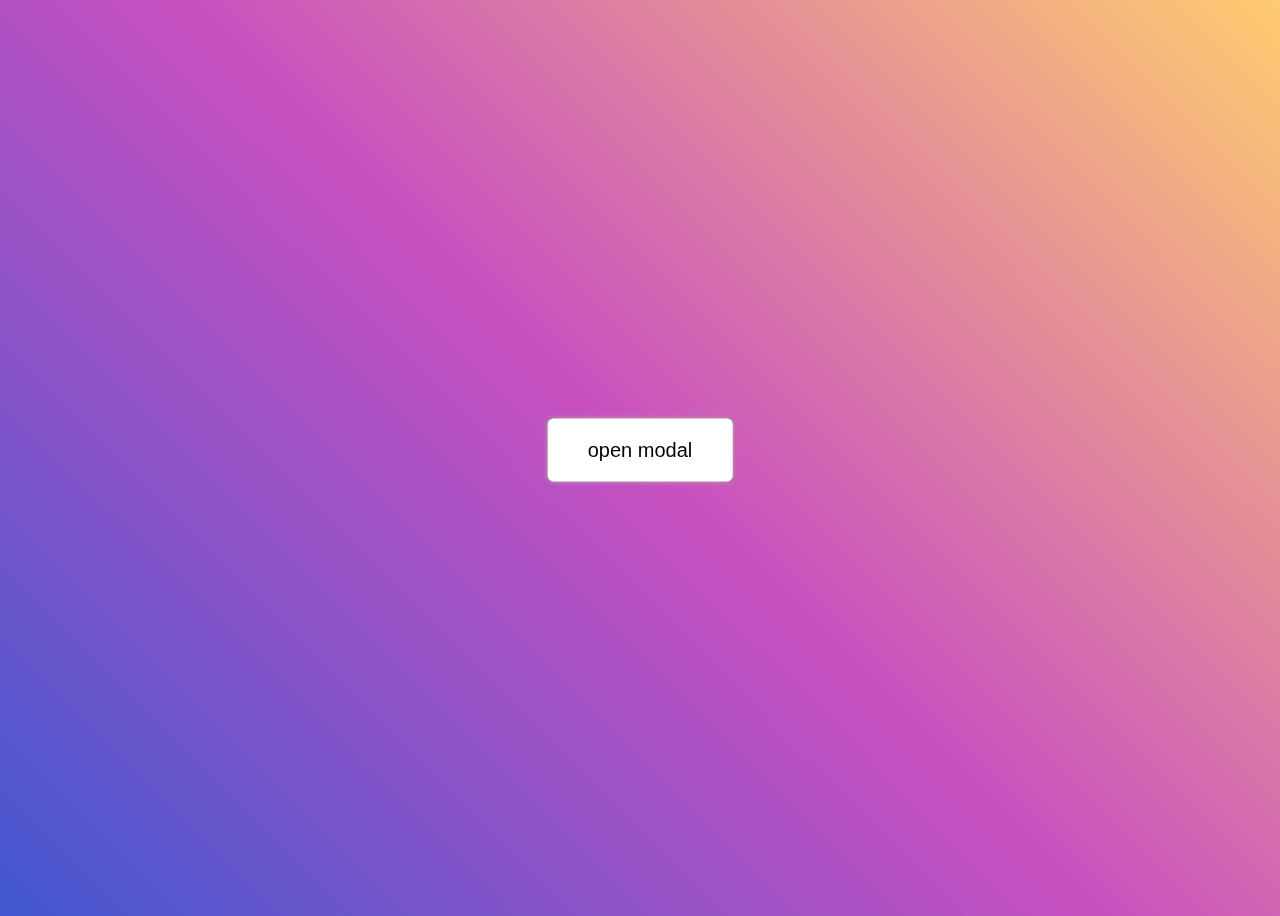
<file: Crate model/index.html>
<!DOCTYPE html>
<html lang="en">
<head>
    <meta charset="UTF-8">
    <meta http-equiv="X-UA-Compatible" content="IE=edge">
    <link rel="stylesheet" href="https://cdnjs.cloudflare.com/ajax/libs/font-awesome/6.1.2/css/all.min.css">
    <link rel="stylesheet" href="style.css">
    <meta name="viewport" content="width=device-width, initial-scale=1.0">
    <title>Modal show</title>
</head>
<body>
    <button class="open-modal-btn"> open modal</button>
    <div class="modal hide">
        <div class="modal_inner">
            <div class="modal_header">
                <p>Wellcome to ,,,,</p>
                <i class="fas fa-times"></i>
            </div>
            <div class="modal_body">
                <h2>Modal</h2>
                <p>day la modal</p>
            </div>
            <div class="modal_footer">
                <button>Close</button>    
            </div>
        </div>
    </div>
</body>
<script src="app.js"></script>
</html>
</file>
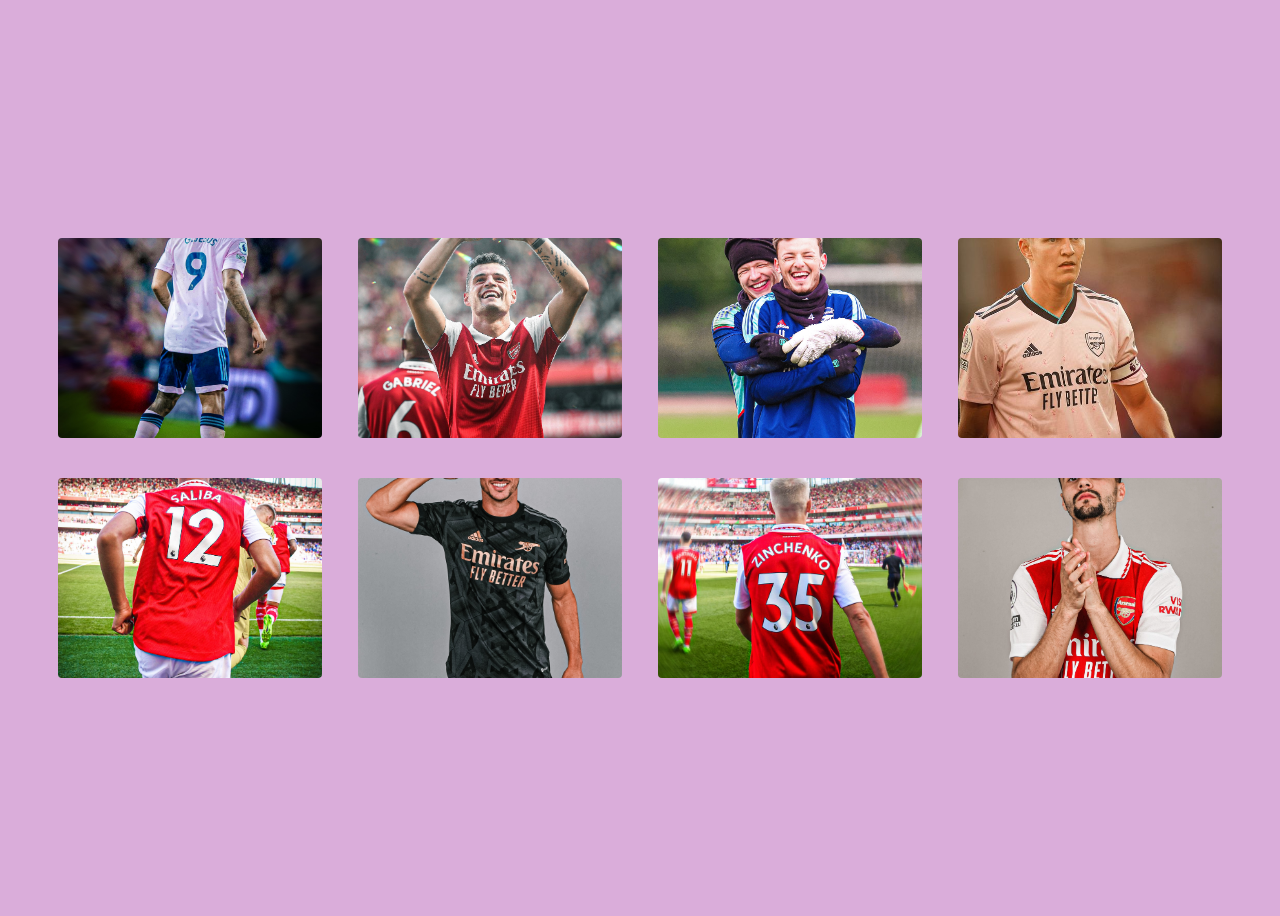
<file: Image Gallery/index.html>
<!DOCTYPE html>
<html lang="en">
<head>
    <meta charset="UTF-8">
    <meta http-equiv="X-UA-Compatible" content="IE=edge">
    <link rel="stylesheet" href="style.css">
    <link rel="stylesheet" href="https://cdnjs.cloudflare.com/ajax/libs/font-awesome/6.1.2/css/all.min.css">
    <meta name="viewport" content="width=device-width, initial-scale=1.0">
    <title>Image Callery</title>
</head>
<body>
    <div class="wrapper">
        <div class="image">

            <img src="img1.jpg"  alt="">
        </div>
        <!-- itemimage -->
        <div class="image">

            <img src="img2.jpg"  alt="">
        </div>
        <!-- itemimage -->
        <div class="image">

            <img src="img3.jpg"  alt="">
        </div>
        <!-- itemimage -->
        <div class="image">

            <img src="img4.jpg"  alt="">
        </div>
        <!-- itemimage -->
        <div class="image">

            <img src="img5.jpg"  alt="">
        </div>
        <!-- itemimage -->
        <div class="image">

            <img src="img6.jpg"  alt="">
        </div>
        <!-- itemimage -->
        <div class="image">

            <img src="img7.jpg"  alt="">
        </div>
        <!-- itemimage -->
        <div class="image">

            <img src="img8.jpg"  alt="">
        </div>
        <!-- itemimage -->

    </div>
    <div class="gallery">
        <i class="fa-solid fa-xmark close"></i>
        <div class="gallery_inner">
            <img src="img7.jpg" alt="">
        </div>
        <div class="control prev" >
            <i class="fa-solid fa-chevron-left"></i>
        </div>
        <div class="control next" >
            <i class="fa-solid fa-chevron-right"></i>
        </div>

    </div>
    
</body>
<script src="app.js"></script>
</html>
</file>
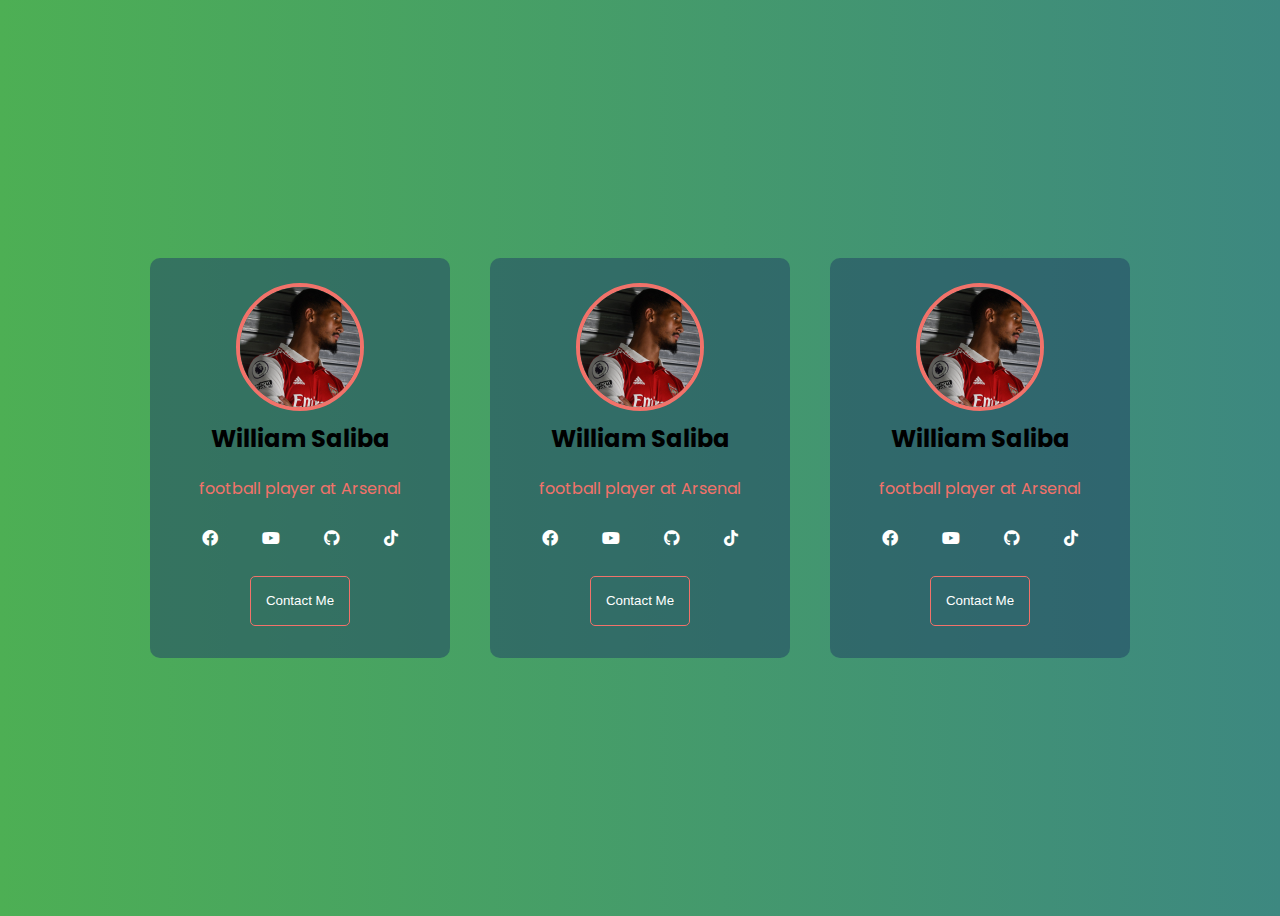
<file: profile Card/index.html>
<!DOCTYPE html>
<html lang="en">
<head>
    <meta charset="UTF-8">
    <meta http-equiv="X-UA-Compatible" content="IE=edge">
    <meta name="viewport" content="width=device-width, initial-scale=1.0">
    <link rel="stylesheet" href="style.css">
    <link rel="stylesheet" href="./fontawesome-free-6.1.2-web/css/all.css">
    <title>Profile Card</title>
</head>
<body>
    <div class="card">
        <div class="card_img">
            <img src="wiliam.jpg" alt="">
        </div>
        <h2>William Saliba</h2>
        <p>football player at Arsenal</p>
        <div class="social">
            <a href=""><i class="fa-brands fa-facebook"></i></a>
            <a href=""><i class="fa-brands fa-youtube"></i></a>
            <a href=""><i class="fa-brands fa-github"></i></a>
            <a href=""><i class="fa-brands fa-tiktok"></i></a>

        </div>
        <button>Contact Me</button>
    </div>
    <!-- card Profile -->
    <div class="card">
        <div class="card_img">
            <img src="wiliam.jpg" alt="">
        </div>
        <h2>William Saliba</h2>
        <p>football player at Arsenal</p>
        <div class="social">
            <a href=""><i class="fa-brands fa-facebook"></i></a>
            <a href=""><i class="fa-brands fa-youtube"></i></a>
            <a href=""><i class="fa-brands fa-github"></i></a>
            <a href=""><i class="fa-brands fa-tiktok"></i></a>

        </div>
        <button>Contact Me</button>
    </div>
    <!-- card Profile -->
    <div class="card">
        <div class="card_img">
            <img src="wiliam.jpg" alt="">
        </div>
        <h2>William Saliba</h2>
        <p>football player at Arsenal</p>
        <div class="social">
            <a href=""><i class="fa-brands fa-facebook"></i></a>
            <a href=""><i class="fa-brands fa-youtube"></i></a>
            <a href=""><i class="fa-brands fa-github"></i></a>
            <a href=""><i class="fa-brands fa-tiktok"></i></a>

        </div>
        <button>Contact Me</button>
    </div>
    <!-- card Profile -->


</body>
</html>
</file>
<file: Crate model/style.css>
:root{
    --pink-color: #e26e78;
}

.{
    margin: 0;
    padding: 0;
    box-sizing: border-box;
}

body{
    height: 100vh;
    overflow: hidden;
    font-family: sans-serif;
    background: linear-gradient(
		45deg,
		rgb(65, 88, 208) 0%,
		rgb(200, 80, 192) 50%,
		rgb(255, 204, 112) 100%
	);
}
.open-modal-btn{
    padding: 20px 40px;
    border: none;
    outline: none;
    border-radius: 6px;
    position: fixed;
    top: 50%;
    left: 50%;
    transform: translate(-50%,-50%);
    font-size: 20px;
    cursor: pointer;
    box-shadow: 0 0 5px #aba4a4;
    background-color: #fff;
    transition: 0,25s;
}
.open-modal-btn:hover{
    background-color: rgb(255, 225, 225, 0,8);
}

.modal{
    position: absolute;
    top: 0;
    left: 0%;
    height: 100vh;
    width: 100vw;
    background: rgb(0, 0, 0, 0.6);

}
.hide{
    display: none;
}
.modal_inner{
    width: 400px;
    background-color: #fff;
    position: relative; 
    top: 50%;
    margin: auto;
    border-radius: 5px;
    overflow: hidden;
    animation: showModal linear 0.2s;


}

.modal_header{
    display: flex;
    justify-content: space-between;
    align-items: center;
    padding: 12px;
    background: var(--pink-color);
    color: white;
    font-size: 17px;

}
.modal_body{
    padding: 15px;

}

.modal_body h2{
    color: var(--pink-color);
    margin-bottom: 10px;
}

.modal_footer{
    padding: 15px;
    text-align: right;
}

.modal_footer button{
    padding: 10px 20px;
    color: white;
    background: var(--pink-color);
    border-radius: 5px;
    border: none;
    outline: none;
    cursor: pointer;
}
i{
    cursor: pointer;
    font-size: 18px;
}



.hide{
    display: none;
}
@keyframes identifier {
    from{
        top: -200px;
        opacity: 0;

    }
    to{
        top: 0;
        opacity: 1;


    }
}
</file>
<file: Image Gallery/style.css>
@import url('https://fonts.googleapis.com/css2?family=Poppins:ital,wght@0,100;0,200;0,300;0,400;0,500;0,600;0,700;0,800;0,900;1,100;1,200;1,300;1,400;1,500;1,600;1,700;1,800&display=swap');


.{
    margin: 0;
    padding: 0;
    box-sizing: border-box;
}
body{
    height: 100vh;
    background: #daadda;
    overflow: hidden;
    display: flex;
    justify-content: center;
    align-items: center;
}

.wrapper{
    width: 1200px;
    display: flex;
    flex-wrap: wrap;
    margin: auto;
    justify-content: space-around;
}
img{
    width: 100%;
    height: 100%;
    font-size: 100%;
    object-position: center;
    object-fit: cover;
    transition: 0.5s;

}

.image{
    width: 22%;
    height: 200px;
    border-radius: 4px;
    overflow: hidden;
    margin: 20px 0;
}
.image:hover img{
    transform: scale(1.2);
}
.gallery{
    position: fixed;
    width: 100%;
    height: 100%;
    background: rgba(0, 0, 0, 0.6);
    display: flex;
    align-items: center;
    color: white;
    opacity: 0;
    pointer-events: none;
    transform: scale(0.8);
    transition: 0.5s;
}
.close{
    position: fixed;
    top: 15px;
    right: 25px;
    font-size: 35px;
}
.control{
    font-size: 35px;
    color: rgba(255, 255, 255, 0.8);
    position: absolute;
    cursor: pointer;
}
.control.prev{
    left: 15px;
}
.control.next {
    right: 15px;
}

.gallery_inner{
    /* width: 100%;
    height: 50%; */
    margin: 0 auto;
    display: flex;
    justify-content: center;
	align-items: center;
}
.gallery.show{
    opacity: 1;
    pointer-events: auto;
    transform: scale(1);
}
.hide{
    display: none;
}
</file>
<file: profile Card/style.css>
@import url('https://fonts.googleapis.com/css2?family=Poppins:ital,wght@0,100;0,200;0,300;0,400;0,500;0,600;0,700;0,800;0,900;1,100;1,200;1,300;1,400;1,500;1,600;1,700;1,800&display=swap');

:root{
    --primary-color: #f2726a;
}

.{
    margin: 0;
    padding: 0;
    box-sizing: border-box;
}
body{
    height: 100vh;
    background: linear-gradient( to right,#4daf54 , #3d8880 );;
    display: flex;
    justify-content: center;
    align-items: center;
    font-family: "Poppins";
}

.card{
    background: #2468;
    width: 300px;
    height: 400px;
    border-radius: 10px;
    text-align: center;
    overflow: hidden;
    margin: 0 20px;
}

img{
    object-fit: cover;
    width: 100%;
    height: 100%;
    object-position: center;
}
.card_img{
    width: 120px;
    height: 120px;
    border-radius: 50%;
    border: 4px solid var(--primary-color);
    overflow: hidden;
    margin:  0 auto;
    transform: translateY(25px);
    transition: 0.5s;
}
.card h2 {
    margin-top: 35px;
}

.card p {
    color: var(--primary-color);
}

.social{
    margin: 25px 0;
}
.social a {
    color: white;
    margin: 25px 20px;
}
.social a:hover{
    color: var(--primary-color);

}

.card button{
    width: 100px;
    height: 50px;
    border: 1px solid var(--primary-color);
    background: transparent;
    color: white;
    border-radius: 5px;
    transition: 0.5s;
}
.card button:hover{
    background: var(--primary-color);

}

.card_img:hover{
    width: 100%;
    height: 100%;
    border-radius: unset;
    transform: unset;
    border: none;

}
</file>
